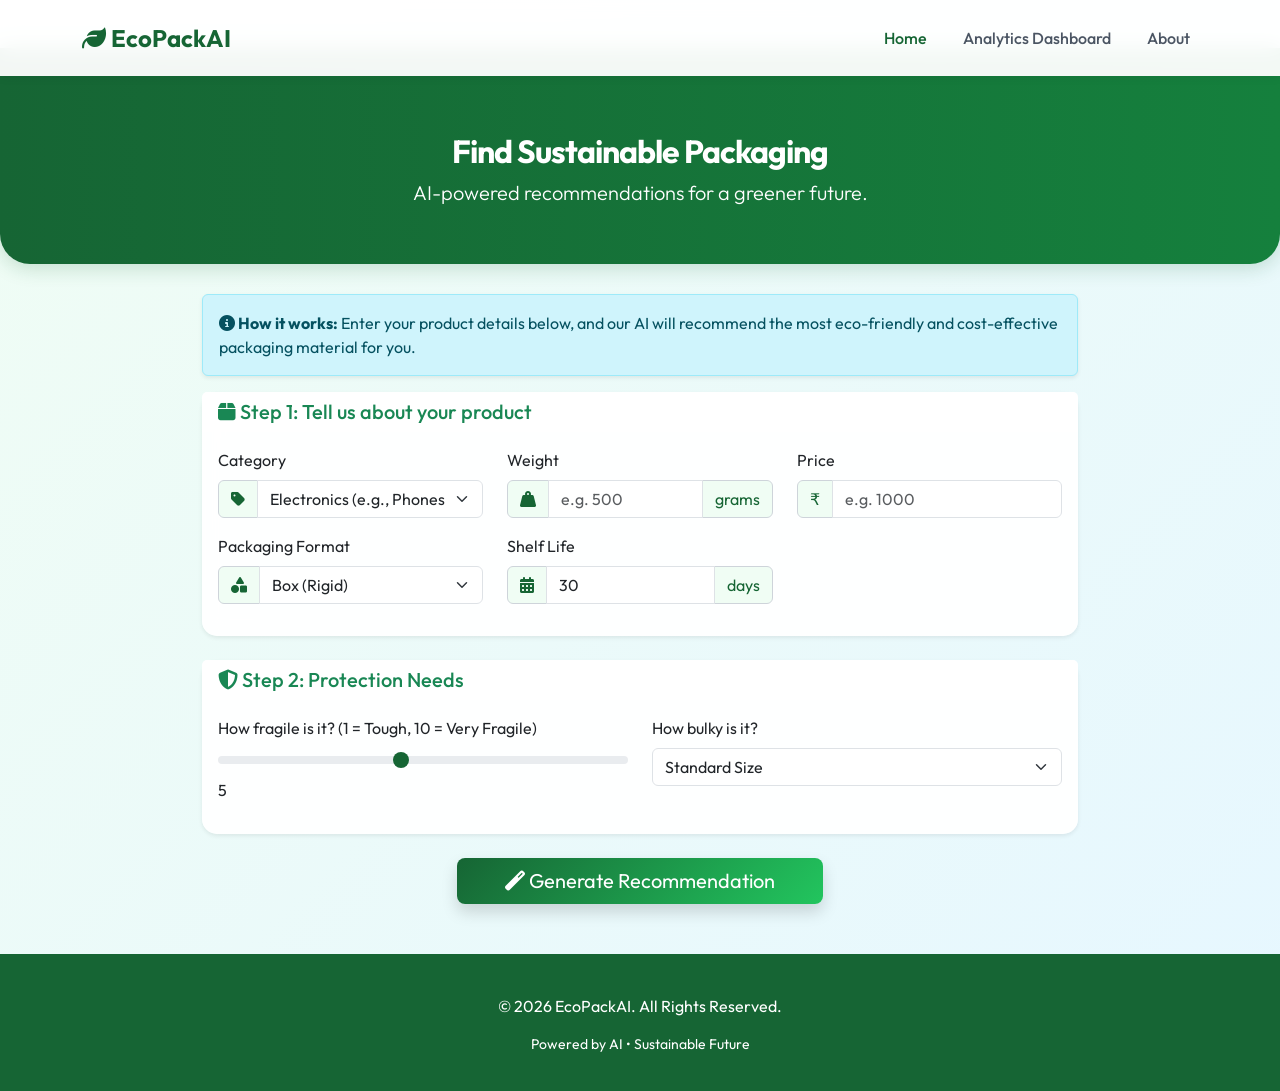
<file: frontend/index.html>
<!DOCTYPE html>
<html lang="en">

<head>
    <meta charset="UTF-8">
    <title>EcoPackAI | Sustainable Packaging Advisor</title>

    <!-- Bootstrap -->
    <link href="https://cdn.jsdelivr.net/npm/bootstrap@5.3.2/dist/css/bootstrap.min.css" rel="stylesheet">
    <link rel="stylesheet" href="css/style.css">
</head>

<body>

    <!-- NAVBAR -->
    <nav class="navbar navbar-expand-lg fixed-top">
        <div class="container">
            <a class="navbar-brand" href="index.html"><i class="fas fa-leaf"></i> EcoPackAI</a>
            <button class="navbar-toggler" type="button" data-bs-toggle="collapse" data-bs-target="#navbarNav">
                <span class="navbar-toggler-icon"></span>
            </button>
            <div class="collapse navbar-collapse" id="navbarNav">
                <ul class="navbar-nav ms-auto">
                    <li class="nav-item"><a class="nav-link active" href="index.html">Home</a></li>
                    <li class="nav-item"><a class="nav-link" href="dashboard.html">Analytics Dashboard</a></li>
                    <li class="nav-item"><a class="nav-link" href="about.html">About</a></li>
                </ul>
            </div>
        </div>
    </nav>

    <!-- HEADER -->
    <div class="header text-center mt-5">
        <br> <!-- Spacing for fixed navbar -->
        <h2>Find Sustainable Packaging</h2>
        <p class="lead">AI-powered recommendations for a greener future.</p>
    </div>

    <div class="container mt-4 main-content">

        <div class="alert alert-info shadow-sm" role="alert">
            <i class="fas fa-info-circle"></i> <strong>How it works:</strong> Enter your product details below, and our
            AI will recommend the most eco-friendly and cost-effective packaging material for you.
        </div>

        <form action="results.html" method="get" id="recommendationForm">

            <!-- PRODUCT DETAILS -->
            <div class="card shadow-sm mb-4 border-0">
                <div class="card-header bg-white text-success border-bottom-0">
                    <h5 class="mb-0"><i class="fas fa-box"></i> Step 1: Tell us about your product</h5>
                </div>
                <div class="card-body">
                    <div class="row">
                        <div class="col-md-4 mb-3">
                            <label class="form-label">Category</label>
                            <div class="input-group">
                                <span class="input-group-text"><i class="fas fa-tag"></i></span>
                                <select class="form-select" name="category" required>
                                    <option value="Electronics">Electronics (e.g., Phones, Laptops)</option>
                                    <option value="Food">Food (e.g., Snacks, Grains)</option>
                                    <option value="Cosmetics">Cosmetics (e.g., Creams, Make-up)</option>
                                    <option value="Pharmaceuticals">Pharmaceuticals (e.g., Medicines)</option>
                                    <option value="Liquids">Liquids (e.g., Juices, Detergents)</option>
                                    <option value="Textiles">Textiles (e.g., Clothing, Bags)</option>
                                    <option value="Furniture">Furniture (e.g., Chairs, Tables)</option>
                                    <option value="Eco-Gifts">Eco-Gifts (e.g., Soaps, Accessories)</option>
                                </select>
                            </div>
                        </div>

                        <div class="col-md-4 mb-3">
                            <label class="form-label">Weight</label>
                            <div class="input-group">
                                <span class="input-group-text"><i class="fas fa-weight-hanging"></i></span>
                                <input type="number" class="form-control" name="weight" placeholder="e.g. 500" required>
                                <span class="input-group-text">grams</span>
                            </div>
                        </div>

                        <div class="col-md-4 mb-3">
                            <label class="form-label">Price</label>
                            <div class="input-group">
                                <span class="input-group-text">₹</span>
                                <input type="number" class="form-control" name="price" placeholder="e.g. 1000" required>
                            </div>
                        </div>
                    </div>

                    <div class="row">
                        <div class="col-md-4 mb-3">
                            <label class="form-label">Packaging Format</label>
                            <div class="input-group">
                                <span class="input-group-text"><i class="fas fa-shapes"></i></span>
                                <select class="form-select" name="format">
                                    <option value="Box">Box (Rigid)</option>
                                    <option value="Pouch">Pouch (Flexible)</option>
                                    <option value="Bottle">Bottle (Liquid)</option>
                                    <option value="Wrap">Wrap (Protective)</option>
                                </select>
                            </div>
                        </div>

                        <div class="col-md-4 mb-3">
                            <label class="form-label">Shelf Life</label>
                            <div class="input-group">
                                <span class="input-group-text"><i class="fas fa-calendar-alt"></i></span>
                                <input type="number" class="form-control" name="shelf_life" value="30" required>
                                <span class="input-group-text">days</span>
                            </div>
                        </div>
                    </div>
                </div>
            </div>

            <!-- SPECIAL REQUIREMENTS -->
            <div class="card shadow-sm mb-4 border-0">
                <div class="card-header bg-white text-success border-bottom-0">
                    <h5 class="mb-0"><i class="fas fa-shield-alt"></i> Step 2: Protection Needs</h5>
                </div>
                <div class="card-body">
                    <div class="row">
                        <div class="col-md-6 mb-3">
                            <label class="form-label">How fragile is it? (1 = Tough, 10 = Very Fragile)</label>
                            <input type="range" class="form-range" name="protection" min="1" max="10" value="5"
                                oninput="this.nextElementSibling.value = this.value">
                            <output>5</output>
                        </div>

                        <div class="col-md-6 mb-3">
                            <label class="form-label">How bulky is it?</label>
                            <select class="form-select" name="bulkiness">
                                <option value="1.0">Standard Size</option>
                                <option value="1.3">A bit bulky (Needs more space)</option>
                                <option value="1.6">Very Bulky (Needs large box)</option>
                            </select>
                        </div>
                    </div>
                </div>
            </div>

            <!-- SUBMIT -->
            <div class="text-center mb-5">
                <button class="btn btn-success btn-lg px-5 shadow">
                    <i class="fas fa-magic"></i> Generate Recommendation
                </button>
            </div>

        </form>

    </div>

    <!-- LOADING OVERLAY -->
    <div id="loadingOverlay"
        style="display:none; position:fixed; top:0; left:0; width:100%; height:100%; background:rgba(255,255,255,0.9); z-index:999; text-align:center; padding-top:20%;">
        <div class="spinner-border text-success" role="status" style="width: 3rem; height: 3rem;"></div>
        <h4 class="mt-3 text-success">Analyzing Materials...</h4>
        <p>Checking CO₂ footprint and costs.</p>
    </div>

    <!-- FOOTER -->
    <footer class="text-center">
        <div class="container">
            <p>&copy; 2026 EcoPackAI. All Rights Reserved.</p>
            <p class="small">Powered by AI &bull; Sustainable Future</p>
        </div>
    </footer>

    <!-- Bootstrap JS -->
    <script src="https://cdn.jsdelivr.net/npm/bootstrap@5.3.2/dist/js/bootstrap.bundle.min.js"></script>

    <script>
        // Include FontAwesome dynamically if not already present in head (shim)
        const link = document.createElement('link');
        link.rel = 'stylesheet';
        link.href = 'https://cdnjs.cloudflare.com/ajax/libs/font-awesome/6.4.0/css/all.min.css';
        document.head.appendChild(link);

        document.querySelector('form').addEventListener('submit', async function (e) {
            e.preventDefault();

            // Show Loading
            document.getElementById('loadingOverlay').style.display = 'block';

            const formData = new FormData(e.target);
            const data = Object.fromEntries(formData.entries());

            setTimeout(async () => { // Fake delay for UX feel (optional, can remove)
                try {
                    const response = await fetch('/recommend-material', {
                        method: 'POST',
                        headers: { 'Content-Type': 'application/json' },
                        body: JSON.stringify(data)
                    });

                    const result = await response.json();

                    if (result.status === 'success') {
                        // Store inputs with results for report generation
                        result.input = data;
                        localStorage.setItem('ecoPackResults', JSON.stringify(result));
                        window.location.href = 'results.html';
                    } else {
                        alert('Error: ' + result.message);
                        document.getElementById('loadingOverlay').style.display = 'none';
                    }
                } catch (error) {
                    console.error('Error:', error);
                    alert('Backend connection failed.');
                    document.getElementById('loadingOverlay').style.display = 'none';
                }
            }, 800);

        });
    </script>

</body>

</html>
</file>
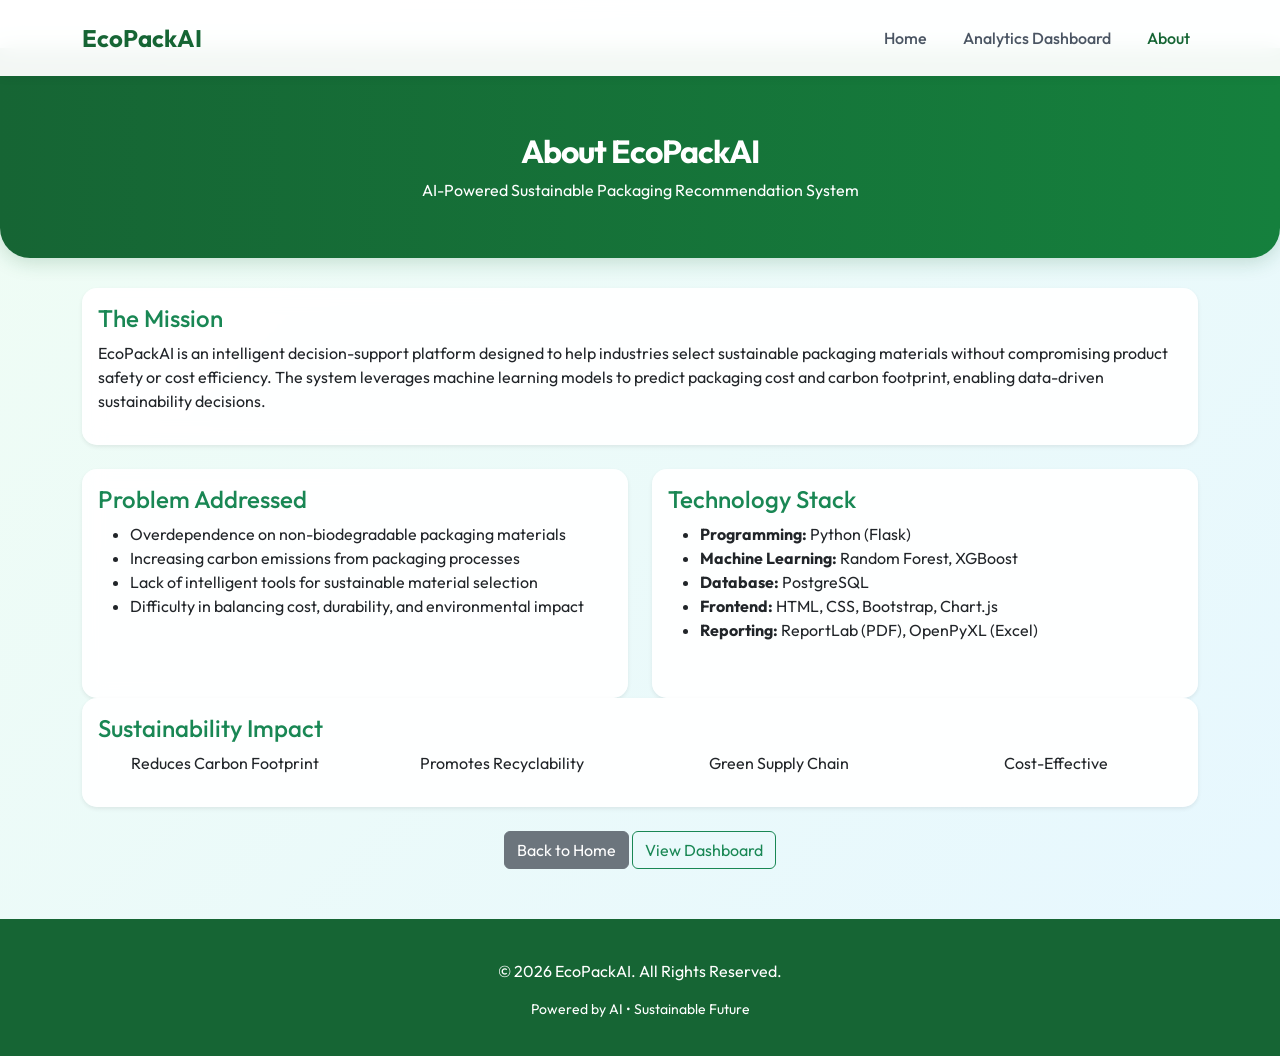
<file: frontend/about.html>
<!DOCTYPE html>
<html lang="en">

<head>
    <meta charset="UTF-8">
    <title>About | EcoPackAI</title>

    <!-- Bootstrap -->
    <link href="https://cdn.jsdelivr.net/npm/bootstrap@5.3.2/dist/css/bootstrap.min.css" rel="stylesheet">
    <link rel="stylesheet" href="css/style.css">
</head>

<body>

    <!-- NAVBAR -->
    <nav class="navbar navbar-expand-lg fixed-top">
        <div class="container">
            <a class="navbar-brand" href="index.html"><i class="fas fa-leaf"></i> EcoPackAI</a>
            <button class="navbar-toggler" type="button" data-bs-toggle="collapse" data-bs-target="#navbarNav">
                <span class="navbar-toggler-icon"></span>
            </button>
            <div class="collapse navbar-collapse" id="navbarNav">
                <ul class="navbar-nav ms-auto">
                    <li class="nav-item"><a class="nav-link" href="index.html">Home</a></li>
                    <li class="nav-item"><a class="nav-link" href="dashboard.html">Analytics Dashboard</a></li>
                    <li class="nav-item"><a class="nav-link active" href="about.html">About</a></li>
                </ul>
            </div>
        </div>
    </nav>

    <div class="header text-center mt-5">
        <br>
        <h2><i class="fas fa-info-circle"></i> About EcoPackAI</h2>
        <p>AI-Powered Sustainable Packaging Recommendation System</p>
    </div>

    <div class="container mt-4">

        <div class="row">
            <div class="col-md-12">
                <div class="card shadow-sm mb-4">
                    <div class="card-body">
                        <h4 class="card-title text-success"><i class="fas fa-project-diagram"></i> The Mission</h4>
                        <p>
                            EcoPackAI is an intelligent decision-support platform designed to help industries
                            select sustainable packaging materials without compromising product safety or cost
                            efficiency.
                            The system leverages machine learning models to predict packaging cost and carbon footprint,
                            enabling data-driven sustainability decisions.
                        </p>
                    </div>
                </div>
            </div>
        </div>

        <div class="row">
            <div class="col-md-6">
                <div class="card shadow-sm mb-4 h-100">
                    <div class="card-body">
                        <h4 class="card-title text-success"><i class="fas fa-exclamation-triangle"></i> Problem
                            Addressed</h4>
                        <ul>
                            <li>Overdependence on non-biodegradable packaging materials</li>
                            <li>Increasing carbon emissions from packaging processes</li>
                            <li>Lack of intelligent tools for sustainable material selection</li>
                            <li>Difficulty in balancing cost, durability, and environmental impact</li>
                        </ul>
                    </div>
                </div>
            </div>

            <div class="col-md-6">
                <div class="card shadow-sm mb-4 h-100">
                    <div class="card-body">
                        <h4 class="card-title text-success"><i class="fas fa-cogs"></i> Technology Stack</h4>
                        <ul>
                            <li><strong>Programming:</strong> Python (Flask)</li>
                            <li><strong>Machine Learning:</strong> Random Forest, XGBoost</li>
                            <li><strong>Database:</strong> PostgreSQL</li>
                            <li><strong>Frontend:</strong> HTML, CSS, Bootstrap, Chart.js</li>
                            <li><strong>Reporting:</strong> ReportLab (PDF), OpenPyXL (Excel)</li>
                        </ul>
                    </div>
                </div>
            </div>
        </div>

        <div class="card shadow-sm mb-4">
            <div class="card-body">
                <h4 class="card-title text-success"><i class="fas fa-globe-americas"></i> Sustainability Impact</h4>
                <div class="row">
                    <div class="col-md-3 text-center">
                        <i class="fas fa-smog fa-2x text-secondary mb-2"></i>
                        <p>Reduces Carbon Footprint</p>
                    </div>
                    <div class="col-md-3 text-center">
                        <i class="fas fa-recycle fa-2x text-success mb-2"></i>
                        <p>Promotes Recyclability</p>
                    </div>
                    <div class="col-md-3 text-center">
                        <i class="fas fa-truck-loading fa-2x text-warning mb-2"></i>
                        <p>Green Supply Chain</p>
                    </div>
                    <div class="col-md-3 text-center">
                        <i class="fas fa-wallet fa-2x text-primary mb-2"></i>
                        <p>Cost-Effective</p>
                    </div>
                </div>
            </div>
        </div>

        <div class="text-center mt-4 mb-5">
            <a href="index.html" class="btn btn-secondary"><i class="fas fa-arrow-left"></i> Back to Home</a>
            <a href="dashboard.html" class="btn btn-outline-success"><i class="fas fa-chart-line"></i> View
                Dashboard</a>
        </div>

    </div>

    <!-- FOOTER -->
    <footer class="text-center">
        <div class="container">
            <p>&copy; 2026 EcoPackAI. All Rights Reserved.</p>
            <p class="small">Powered by AI &bull; Sustainable Future</p>
        </div>
    </footer>

    <!-- Bootstrap JS -->
    <script src="https://cdn.jsdelivr.net/npm/bootstrap@5.3.2/dist/js/bootstrap.bundle.min.js"></script>
</body>

</html>
</file>
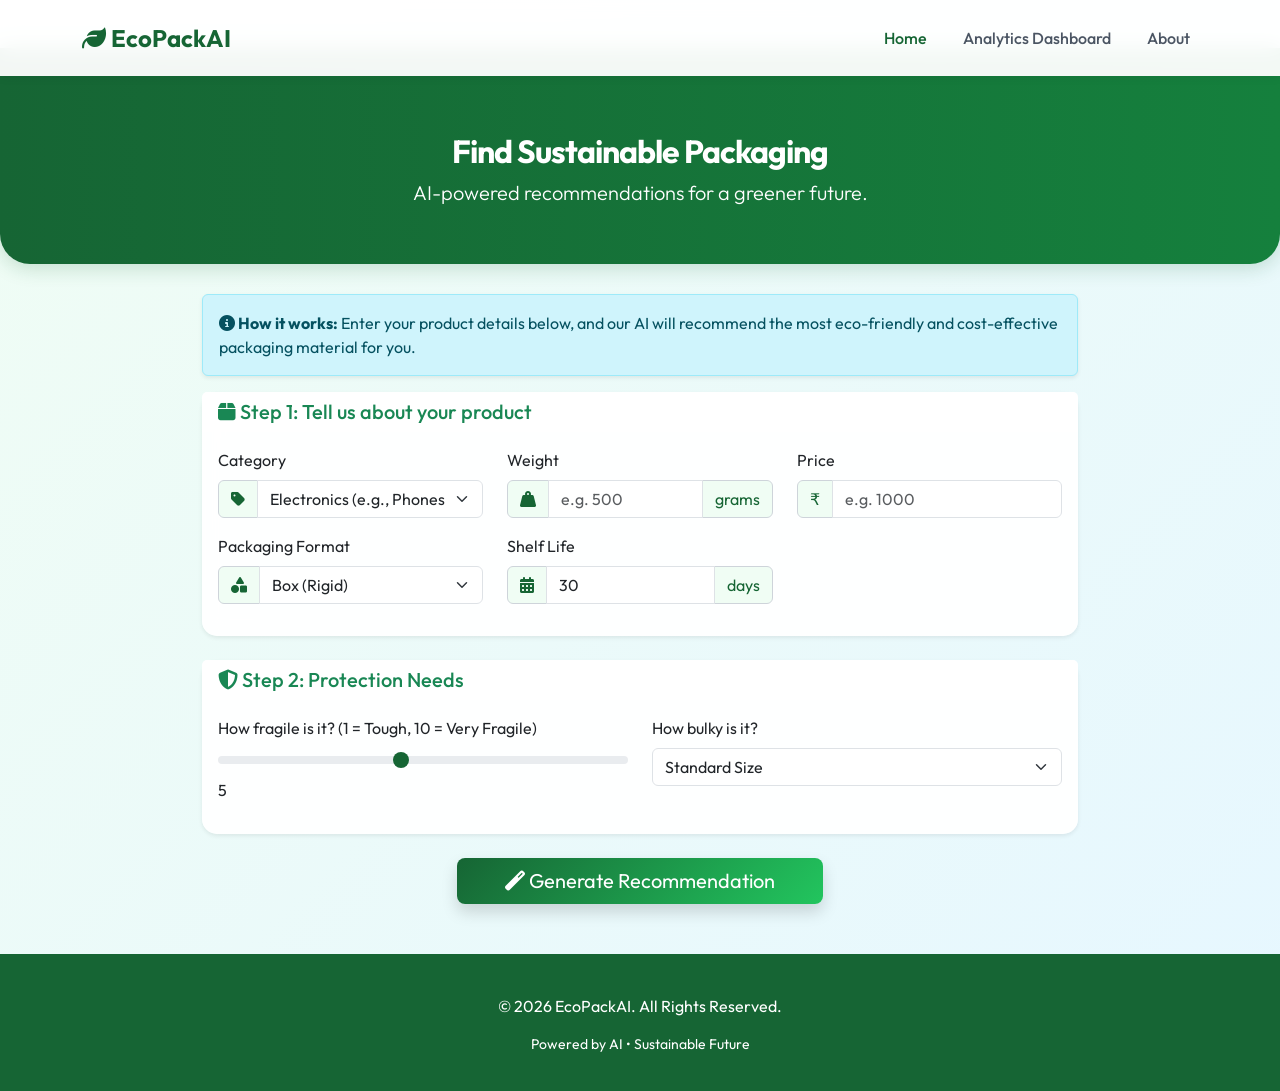
<file: frontend/results.html>
<!DOCTYPE html>
<html lang="en">

<head>
    <meta charset="UTF-8">
    <title>EcoPackAI | Recommendation Results</title>

    <!-- Bootstrap -->
    <link href="https://cdn.jsdelivr.net/npm/bootstrap@5.3.2/dist/css/bootstrap.min.css" rel="stylesheet">

    <!-- Plotly.js -->
    <script src="https://cdn.plot.ly/plotly-2.27.0.min.js"></script>

    <!-- FontAwesome -->
    <link rel="stylesheet" href="https://cdnjs.cloudflare.com/ajax/libs/font-awesome/6.4.0/css/all.min.css">
    <link rel="stylesheet" href="css/style.css">
</head>

<body>

    <!-- NAVBAR -->
    <nav class="navbar navbar-expand-lg fixed-top">
        <div class="container">
            <a class="navbar-brand" href="index.html"><i class="fas fa-leaf"></i> EcoPackAI</a>
            <button class="navbar-toggler" type="button" data-bs-toggle="collapse" data-bs-target="#navbarNav">
                <span class="navbar-toggler-icon"></span>
            </button>
            <div class="collapse navbar-collapse" id="navbarNav">
                <ul class="navbar-nav ms-auto">
                    <li class="nav-item"><a class="nav-link" href="index.html">Home</a></li>
                    <li class="nav-item"><a class="nav-link" href="dashboard.html">Analytics Dashboard</a></li>
                    <li class="nav-item"><a class="nav-link" href="about.html">About</a></li>
                </ul>
            </div>
        </div>
    </nav>

    <div class="header text-center mt-5">
        <br>
        <h2>EcoPackAI</h2>
        <p>AI-Generated Sustainable Packaging Recommendations</p>
    </div>

    <div class="container mt-4">

        <!-- SUMMARY CARDS -->
        <div class="row mb-4">
            <div class="col-md-4">
                <div class="card score-card p-3 shadow-sm">
                    <h6>Best Sustainability Choice</h6>
                    <h5 class="text-success">Recycled Cardboard</h5>
                </div>
            </div>

            <div class="col-md-4">
                <div class="card score-card p-3 shadow-sm">
                    <h6>Estimated CO₂ Reduction</h6>
                    <h5 class="text-success">↓ 30%</h5>
                </div>
            </div>

            <div class="col-md-4">
                <div class="card score-card p-3 shadow-sm">
                    <h6>Estimated Cost Savings</h6>
                    <h5 class="text-success">↓ 15%</h5>
                </div>
            </div>
        </div>

        <!-- RESULTS TABLE -->
        <div class="card shadow-sm mb-4">
            <div class="card-body">
                <h5 class="card-title text-success">Top Recommended Materials</h5>

                <table class="table table-bordered table-hover">
                    <thead class="table-success">
                        <tr>
                            <th>Rank</th>
                            <th>Material</th>
                            <th>Predicted Cost (INR)</th>
                            <th>Predicted CO₂ (kg)</th>
                            <th>Bio</th>
                            <th>Recycle</th>
                            <th>Score</th>
                            <th>Effectiveness</th>
                        </tr>
                    </thead>

                    <tbody>
                        <tr>
                            <td>1</td>
                            <td>Recycled Cardboard</td>
                            <td>18.40</td>
                            <td>0.042</td>
                            <td class="text-success"><strong>Highly Effective</strong></td>
                        </tr>

                        <tr>
                            <td>2</td>
                            <td>Molded Pulp</td>
                            <td>20.10</td>
                            <td>0.048</td>
                            <td>Sustainable</td>
                        </tr>

                        <tr>
                            <td>3</td>
                            <td>Biodegradable Plastic</td>
                            <td>17.80</td>
                            <td>0.061</td>
                            <td>Cost-Effective</td>
                        </tr>
                    </tbody>
                </table>
            </div>
        </div>

        <!-- CHARTS -->
        <div class="row mb-4">
            <div class="col-md-6">
                <div class="card shadow-sm p-3">
                    <h6 class="text-center text-success">Predicted Cost Comparison (INR)</h6>
                    <div id="costChart" style="height: 300px;"></div>
                </div>
            </div>

            <div class="col-md-6">
                <div class="card shadow-sm p-3">
                    <h6 class="text-center text-success">Predicted CO₂ Impact Comparison (kg)</h6>
                    <div id="co2Chart" style="height: 300px;"></div>
                </div>
            </div>
        </div>

        <!-- NEW CHARTS: Sustainability Score & Attributes -->
        <div class="row mb-4">
            <div class="col-md-6">
                <div class="card shadow-sm p-3">
                    <h6 class="text-center text-success">Overall Sustainability Score (0-100)</h6>
                    <div id="scoreChart" style="height: 300px;"></div>
                </div>
            </div>

            <div class="col-md-6">
                <div class="card shadow-sm p-3">
                    <h6 class="text-center text-success">Eco-Attributes (Bio & Recycle)</h6>
                    <div id="bioRecycleChart" style="height: 300px;"></div>
                </div>
            </div>
        </div>

        <!-- EXPLANATION -->
        <div class="card shadow-sm mb-4">
            <div class="card-body">
                <h5 class="card-title text-success">How Recommendations Are Generated</h5>
                <ul>
                    <li>Cost is predicted using a Random Forest regression model.</li>
                    <li>CO₂ impact is predicted using an XGBoost regression model.</li>
                    <li>Materials are ranked based on sustainability score combining biodegradability, recyclability,
                        cost, and emissions.</li>
                </ul>
            </div>
        </div>

        <div class="text-center mb-5">
            <a href="index.html" class="btn btn-secondary me-2"><i class="fas fa-arrow-left"></i> Modify Inputs</a>
            <a id="downloadPdfBtn" href="#" class="btn btn-primary me-2"><i class="fas fa-file-pdf"></i> Download
                Report</a>
            <a href="dashboard.html" class="btn btn-outline-success"><i class="fas fa-chart-line"></i> View Global
                Analytics</a>
        </div>

    </div>

    <!-- FOOTER -->
    <footer class="text-center">
        <div class="container">
            <p>&copy; 2026 EcoPackAI. All Rights Reserved.</p>
            <p class="small">Powered by AI &bull; Sustainable Future</p>
        </div>
    </footer>

    <!-- Bootstrap JS -->
    <script src="https://cdn.jsdelivr.net/npm/bootstrap@5.3.2/dist/js/bootstrap.bundle.min.js"></script>

    <!-- CHART SCRIPT -->
    <!-- CHART SCRIPT -->
    <script>
        // Retrieve data from localStorage
        const storedData = localStorage.getItem('ecoPackResults');

        if (storedData) {
            const data = JSON.parse(storedData);

            const top = data.top_choice;
            const alts = data.alternatives;

            // Update Summary Cards
            // Use querySelectorAll to get all cards
            const cards = document.querySelectorAll('.score-card');

            // Update Summary Cards
            if (cards[0]) {
                cards[0].querySelector('h5').innerText = top.material_name;
            }

            // Calculate Savings compared to the 'worst' (max cost/co2) in the list to simulate 'Reduction %'
            const maxCost = Math.max(...alts.map(a => a.predicted_cost));
            const maxCo2 = Math.max(...alts.map(a => a.predicted_co2));

            const costSavings = ((maxCost - top.predicted_cost) / maxCost * 100).toFixed(1);
            const co2Savings = ((maxCo2 - top.predicted_co2) / maxCo2 * 100).toFixed(1);

            if (cards[1]) {
                cards[1].querySelector('h5').innerText = '↓ ' + co2Savings + '%';
                cards[1].querySelector('h6').innerText = `Red. (${top.predicted_co2} kg vs ${maxCo2} kg)`;
            }

            if (cards[2]) {
                cards[2].querySelector('h5').innerText = '↓ ' + costSavings + '%';
                cards[2].querySelector('h6').innerText = `Saving (₹${top.predicted_cost} vs ₹${maxCost})`;
            }

            // Update Download PDF Button with Request ID (Specific) or Category (Fallback)
            const pdfBtn = document.getElementById('downloadPdfBtn');
            if (data.request_id) {
                const rid = data.request_id;
                pdfBtn.href = `/export/pdf?request_id=${rid}`;
                pdfBtn.innerHTML = `<i class="fas fa-file-pdf"></i> Download Detailed Report`;
            } else if (data.input && data.input.category) {
                // Legacy fallback if no request_id
                const cat = data.input.category;
                pdfBtn.href = `/export/pdf?category=${encodeURIComponent(cat)}`;
                pdfBtn.innerHTML = `<i class="fas fa-file-pdf"></i> Download Report (${cat})`;
            } else {
                pdfBtn.href = `/export/pdf`;
                pdfBtn.innerHTML = `<i class="fas fa-file-pdf"></i> Download Summary Report`;
            }

            // Populate Table
            const tbody = document.querySelector('tbody');
            tbody.innerHTML = ''; // clear hardcoded

            // Show only Top 5 consistently
            alts.slice(0, 5).forEach((item, index) => {
                const tr = document.createElement('tr');
                tr.innerHTML = `
            <td>${index + 1}</td>
            <td>${item.material_name}</td>
            <td>${item.predicted_cost}</td>
            <td>${item.predicted_co2}</td>
            <td>${item.bio_score ? item.bio_score + '/10' : '-'}</td>
            <td>${item.recycle_percent ? item.recycle_percent + '%' : '-'}</td>
            <td class="fw-bold">${item.score ? item.score : '-'}</td>
            <td class="${index === 0 ? 'text-success fw-bold' : ''}">${item.effectiveness}</td>
        `;
                tbody.appendChild(tr);
            });

            // Prepare Chart Data (Top 5 Only)
            const top5 = alts.slice(0, 5);
            const labels = top5.map(a => a.material_name);
            const costs = top5.map(a => a.predicted_cost);
            const co2s = top5.map(a => a.predicted_co2);

            // Cost Chart (Plotly)
            const costTrace = {
                x: labels,
                y: costs,
                type: 'bar',
                marker: { color: 'rgba(25, 135, 84, 0.7)', line: { color: 'rgba(25, 135, 84, 1)', width: 1.5 } }
            };

            const costLayout = {
                margin: { t: 10, b: 30, l: 40, r: 10 },
                xaxis: { title: 'Material' },
                yaxis: { title: 'Cost (INR)' }
            };

            Plotly.newPlot('costChart', [costTrace], costLayout, { displayModeBar: false });

            // CO2 Chart (Plotly)
            const co2Trace = {
                x: labels,
                y: co2s,
                type: 'bar',
                marker: { color: 'rgba(13, 202, 240, 0.7)', line: { color: 'rgba(13, 202, 240, 1)', width: 1.5 } }
            };

            const co2Layout = {
                margin: { t: 10, b: 30, l: 40, r: 10 },
                xaxis: { title: 'Material' },
                yaxis: { title: 'CO₂ (kg)' }
            };

            Plotly.newPlot('co2Chart', [co2Trace], co2Layout, { displayModeBar: false });

            // --- SUSTAINABILITY SCORE CHART ---
            const scores = top5.map(a => a.score);
            const scoreTrace = {
                x: labels,
                y: scores,
                type: 'bar',
                marker: { color: '#ffc107', line: { color: '#ffb300', width: 1.5 } }
            };
            const scoreLayout = {
                margin: { t: 10, b: 30, l: 40, r: 10 },
                xaxis: { title: 'Material' },
                yaxis: { title: 'Score (0-100)' }
            };
            Plotly.newPlot('scoreChart', [scoreTrace], scoreLayout, { displayModeBar: false });

            // --- BIO vs RECYCLE CHART (Grouped Bar) ---
            const bios = top5.map(a => (a.bio_score || 0) * 10); // Scale 1-10 to 10-100
            const recycles = top5.map(a => (a.recycle_percent || 0));

            const bioTrace = {
                x: labels,
                y: bios,
                name: 'Bio-degradability (Scaled)',
                type: 'bar',
                marker: { color: '#8bc34a' }
            };
            const recycleTrace = {
                x: labels,
                y: recycles,
                name: 'Recyclability %',
                type: 'bar',
                marker: { color: '#2e7d32' }
            };

            const attrLayout = {
                barmode: 'group',
                margin: { t: 10, b: 30, l: 40, r: 10 },
                xaxis: { title: 'Material' },
                yaxis: { title: 'Score / %', range: [0, 100] },
                legend: { orientation: 'h', y: 1.1 }
            };
            Plotly.newPlot('bioRecycleChart', [bioTrace, recycleTrace], attrLayout, { displayModeBar: false });

        } else {
            alert("No results found. Redirecting to home.");
            window.location.href = "index.html";
        }
    </script>

</body>

</html>
</file>
<file: frontend/css/style.css>
@import url('https://fonts.googleapis.com/css2?family=Outfit:wght@300;400;600;700&display=swap');

body {
    background: linear-gradient(135deg, #f0fdf4 0%, #e6f7ff 100%);
    font-family: 'Outfit', sans-serif;
    color: #333;
    min-height: 100vh;
}

/* Navbar */
.navbar {
    background: rgba(255, 255, 255, 0.95);
    backdrop-filter: blur(10px);
    box-shadow: 0 2px 10px rgba(0, 0, 0, 0.05);
    padding: 15px 0;
}

.navbar-brand {
    font-weight: 700;
    color: #166534 !important;
    font-size: 1.5rem;
}

.nav-link {
    color: #4b5563 !important;
    font-weight: 500;
    margin-left: 20px;
    transition: color 0.3s;
}

.nav-link:hover,
.nav-link.active {
    color: #166534 !important;
}

/* Header (Adjusted for Navbar) */
.header {
    background: linear-gradient(90deg, #166534 0%, #15803d 100%);
    color: white;
    padding: 60px 20px 40px;
    /* More top padding */
    margin-bottom: 30px;
    border-radius: 0 0 30px 30px;
    box-shadow: 0 4px 20px rgba(22, 101, 52, 0.2);
}

.header h2 {
    font-weight: 700;
    letter-spacing: -1px;
}

/* Card Styling */
.card {
    border: none;
    border-radius: 15px;
    background: rgba(255, 255, 255, 0.95);
    backdrop-filter: blur(10px);
    transition: transform 0.2s ease, box-shadow 0.2s ease;
}

.card:hover {
    transform: translateY(-2px);
    box-shadow: 0 10px 25px rgba(0, 0, 0, 0.08) !important;
}

/* Form Elements */
.input-group-text {
    background-color: #f0fdf4;
    border: 1px solid #ced4da;
    color: #166534;
}

.btn-success {
    background: linear-gradient(135deg, #166534 0%, #22c55e 100%);
    border: none;
    transition: all 0.3s ease;
}

.btn-success:hover {
    background: linear-gradient(135deg, #14532d 0%, #16a34a 100%);
    transform: scale(1.05);
}

.score-card {
    border-left: 6px solid #22c55e;
    background: white;
}

.score-card i {
    opacity: 0.8;
}

/* Custom Range Slider */
.form-range::-webkit-slider-thumb {
    background: #166534;
}

.main-content {
    max-width: 900px;
    min-height: 60vh;
    /* Push footer down */
}

/* Footer */
footer {
    background: #166534;
    color: white;
    padding: 40px 0 20px;
    margin-top: 50px;
}

footer a {
    color: #a7f3d0;
    text-decoration: none;
}

footer a:hover {
    color: white;
    text-decoration: underline;
}

/* Responsive Design */
@media (max-width: 768px) {
    .header {
        padding: 40px 20px 30px;
        border-radius: 0 0 20px 20px;
    }

    .header h2 {
        font-size: 1.8rem;
    }

    .navbar-brand {
        font-size: 1.3rem;
    }

    .card-body {
        padding: 1.5rem 1rem;
    }

    .btn-lg {
        width: 100%;
    }
}
</file>
